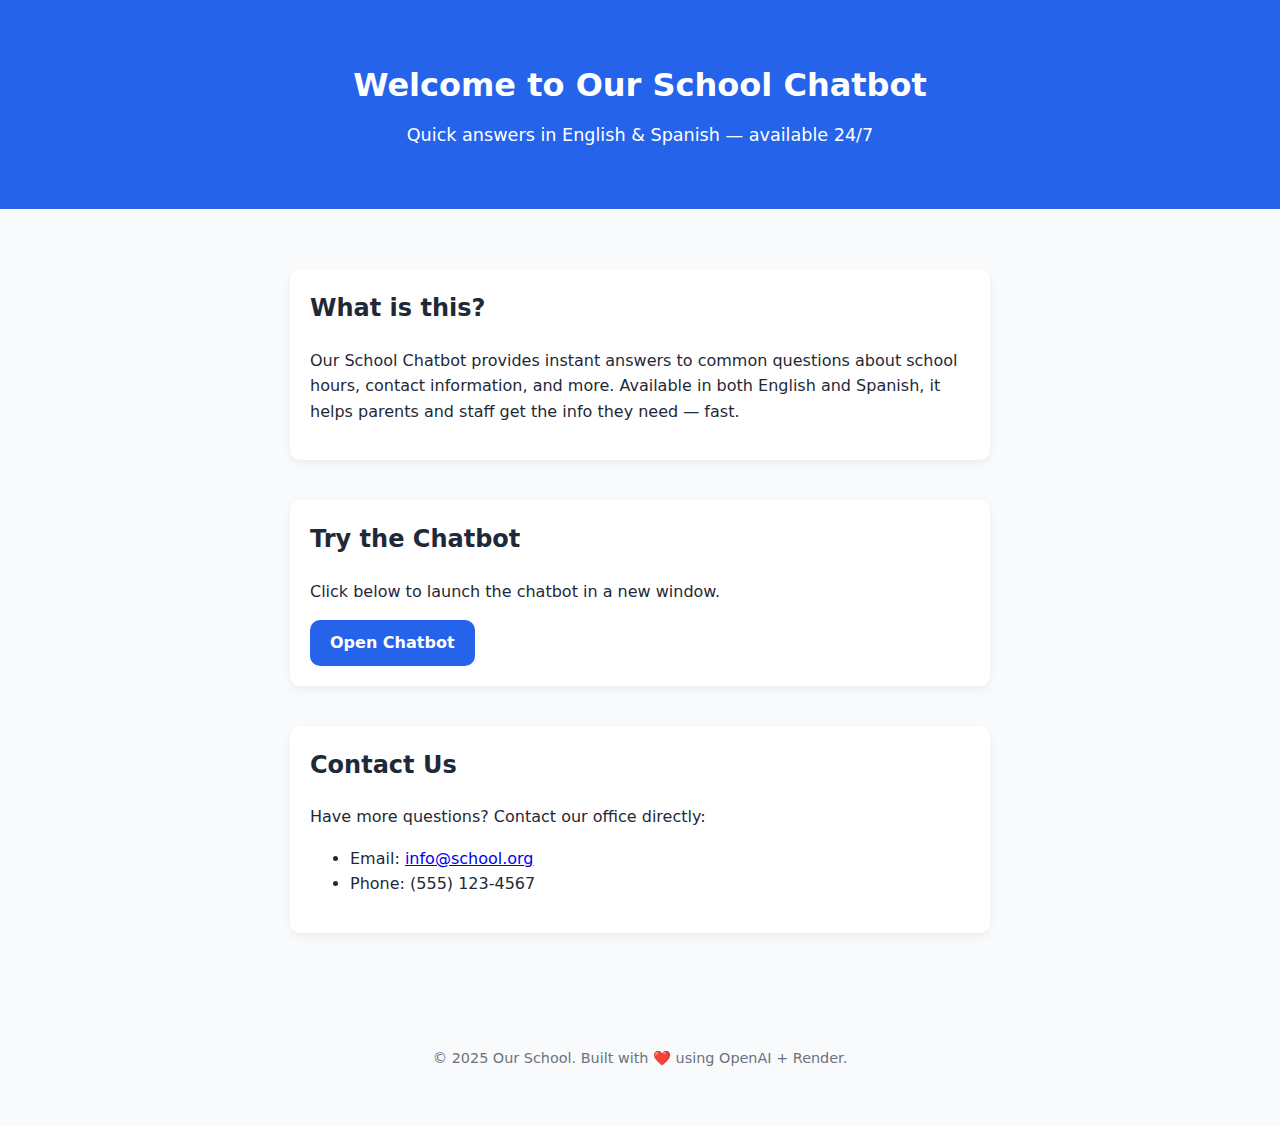
<file: static/landing.html>
<!DOCTYPE html>
<html lang="en">
<head>
  <meta charset="utf-8">
  <meta name="viewport" content="width=device-width, initial-scale=1">
  <title>School Chatbot Landing Page</title>
  <link rel="stylesheet" href="/static/landing.css">
</head>
<body>
  <header class="site-header">
    <div class="container">
      <h1>Welcome to Our School Chatbot</h1>
      <p>Quick answers in English & Spanish — available 24/7</p>
    </div>
  </header>

  <main class="container">
    <section class="intro">
      <h2>What is this?</h2>
      <p>
        Our School Chatbot provides instant answers to common questions about school hours, contact information, and more.
        Available in both English and Spanish, it helps parents and staff get the info they need — fast.
      </p>
    </section>

    <section class="cta">
      <h2>Try the Chatbot</h2>
      <p>Click below to launch the chatbot in a new window.</p>
      <a href="/" class="button">Open Chatbot</a>
    </section>

    <section class="contact">
      <h2>Contact Us</h2>
      <p>Have more questions? Contact our office directly:</p>
      <ul>
        <li>Email: <a href="mailto:info@school.org">info@school.org</a></li>
        <li>Phone: (555) 123-4567</li>
      </ul>
    </section>
  </main>

  <footer class="site-footer">
    <div class="container">
      <p>&copy; 2025 Our School. Built with ❤️ using OpenAI + Render.</p>
    </div>
  </footer>
</body>
</html>
</file>
<file: static/landing.css>
:root {
  --primary: #2563eb;
  --bg: #f9fafb;
  --text: #1f2937;
  --muted: #6b7280;
  --radius: 10px;
  --max-width: 700px;
}

body {
  margin: 0;
  font-family: system-ui, -apple-system, Segoe UI, Roboto, sans-serif;
  background: var(--bg);
  color: var(--text);
  line-height: 1.6;
}

.container {
  max-width: var(--max-width);
  margin: 0 auto;
  padding: 20px;
}

.site-header {
  background: var(--primary);
  color: white;
  padding: 40px 0;
  text-align: center;
}

.site-header h1 {
  margin: 0 0 10px;
}

.site-header p {
  margin: 0;
  font-size: 1.1em;
}

section {
  margin: 40px 0;
  background: white;
  padding: 20px;
  border-radius: var(--radius);
  box-shadow: 0 4px 10px rgba(0,0,0,0.05);
}

h2 {
  margin-top: 0;
}

.button {
  display: inline-block;
  padding: 10px 20px;
  background: var(--primary);
  color: white;
  text-decoration: none;
  border-radius: var(--radius);
  font-weight: bold;
}

.button:hover {
  background: #1d4ed8;
}

.site-footer {
  text-align: center;
  padding: 20px;
  font-size: 0.9em;
  color: var(--muted);
}
</file>
